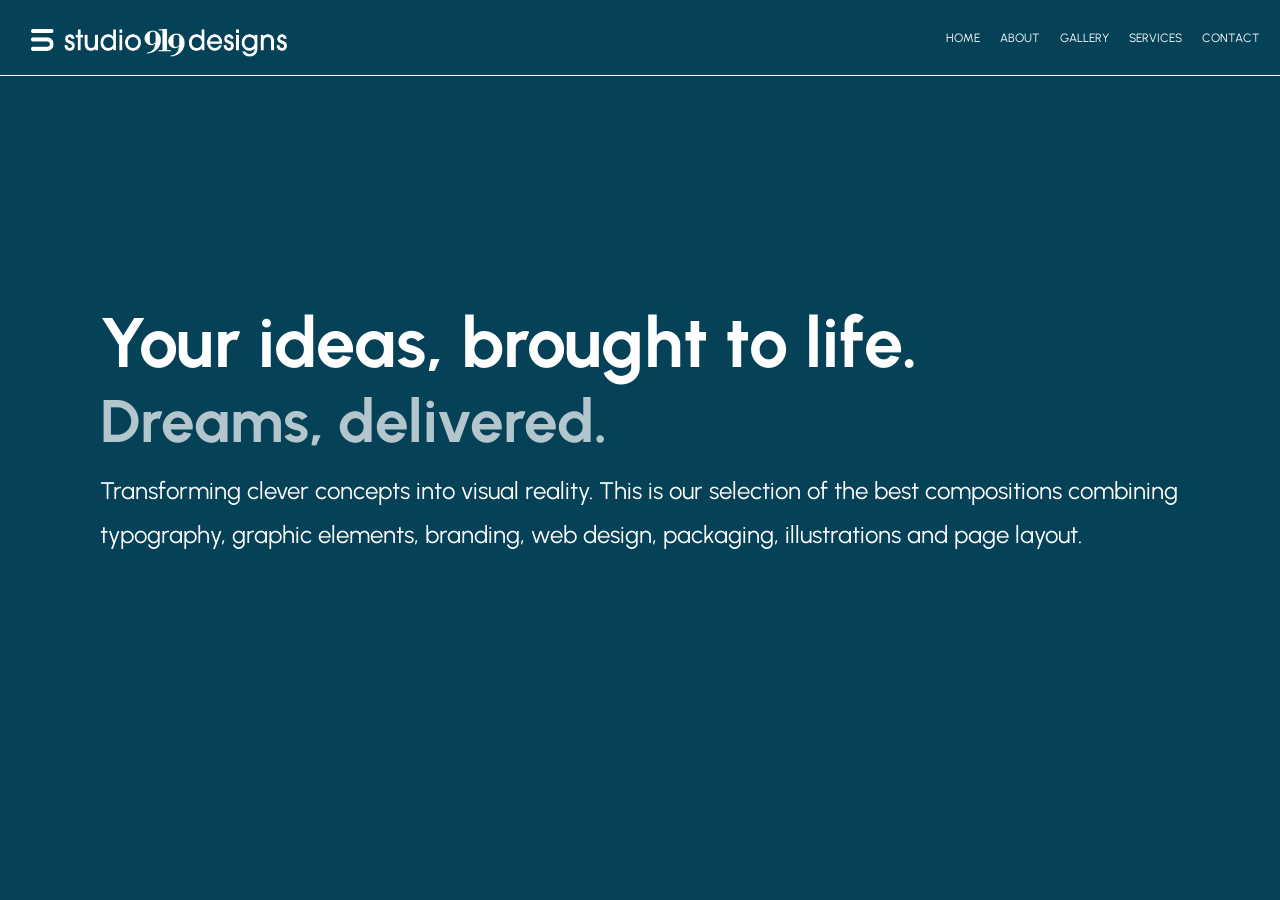
<file: index.html>
<!DOCTYPE html>
<html lang="en">
<head>
  <meta charset="UTF-8">
  <meta name="viewport" content="width=device-width, initial-scale=1.0">
 <title>Home</title>
 <link rel="stylesheet" href="./Assets/styles_main.css">

  <link rel="preconnect" href="https://fonts.googleapis.com">
  <link rel="preconnect" href="https://fonts.gstatic.com" crossorigin>
  <link href="https://fonts.googleapis.com/css2?family=Urbanist:ital,wght@0,100..900;1,100..900&display=swap" rel="stylesheet">

</head>
<body class="home-page">
  <header class="site-header">
    <a class="site-logo" href="./index.html" aria-label="Home">
      <img src="./Assets/s919d_logo.png" alt="Home">
    </a>
    <nav class="site-nav" aria-label="Main navigation">
      <a href="#home">Home</a>
      <a href="./about.html">About</a>
      <a href="./gallery.html">Gallery</a>
      <a href="./services.html">Services</a>
      <a href="./contact.html">Contact</a>
    </nav>
  </header>

  <main id="home">
    <video class="home-video" autoplay muted loop playsinline aria-hidden="true">
      <source src="./Assets/vecteezy_smooth-teal-abstract-background-with-flowing-curves-and-soft_75763249.mp4" type="video/mp4">
    </video>
    <div>
      <h1>Your ideas, brought to life.</h1>
      <h2 class="dreams-delivered">Dreams, delivered.</h2>
      <p>Transforming clever concepts into visual reality. This is our selection of the best compositions combining typography, graphic elements, branding, web design, packaging, illustrations and page layout.</p>
    </div>
  </main>
</body>
</html>
</file>
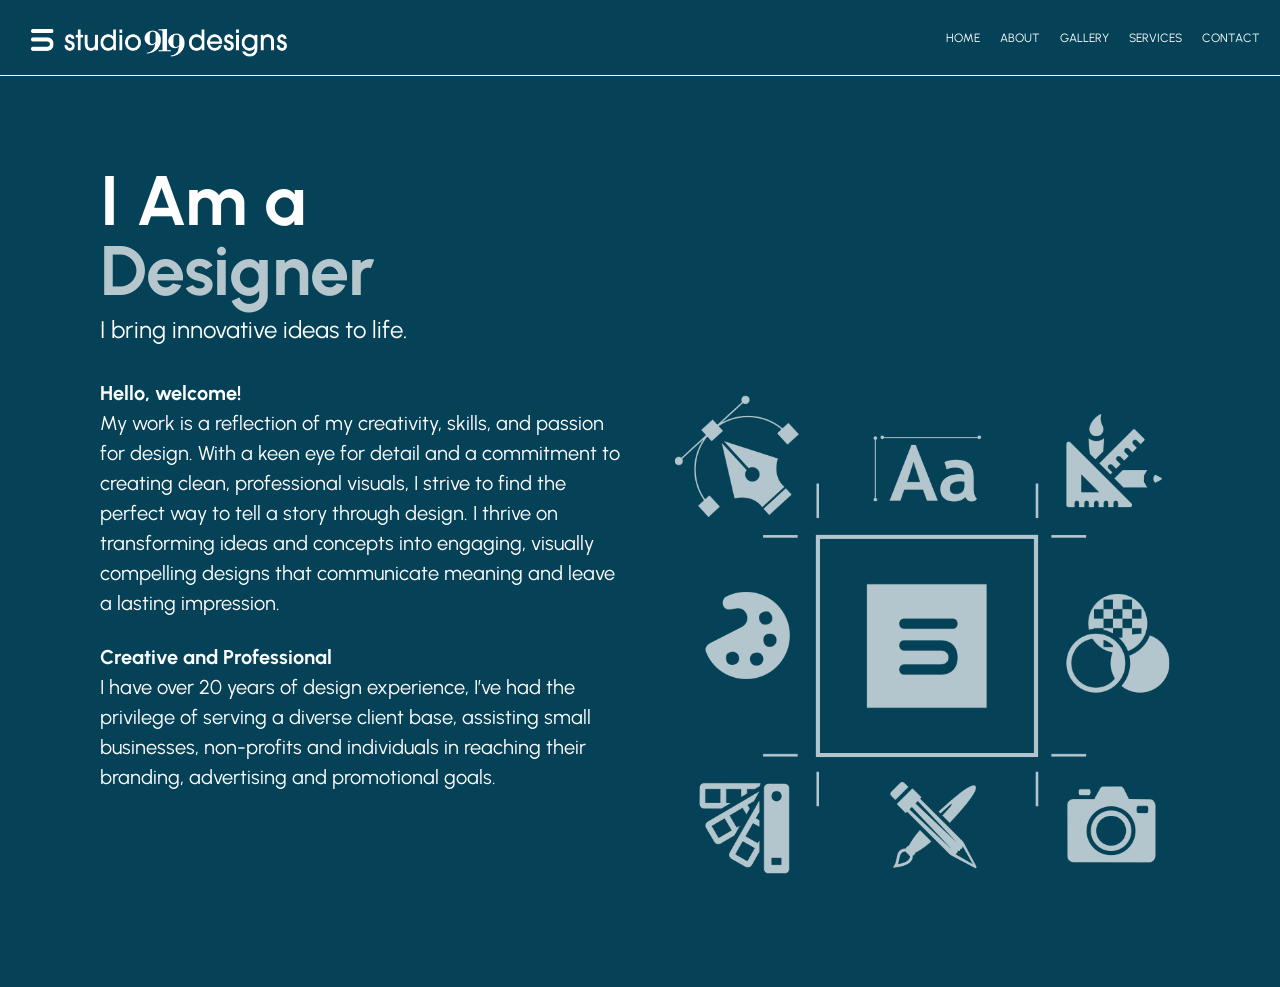
<file: about.html>
<!DOCTYPE html>
<html lang="en">
<head>
  <meta charset="UTF-8" />
  <meta name="viewport" content="width=device-width, initial-scale=1.0" />
  <title>About Us</title>
  <link rel="stylesheet" href="./Assets/styles_main.css">

  <link rel="preconnect" href="https://fonts.googleapis.com">
  <link rel="preconnect" href="https://fonts.gstatic.com" crossorigin>
  <link href="https://fonts.googleapis.com/css2?family=Urbanist:ital,wght@0,100..900;1,100..900&display=swap" rel="stylesheet">

</head>
<body class="about-page">
  <header class="site-header">
    <a class="site-logo" href="./index.html" aria-label="Home">
      <img src="./Assets/s919d_logo.png" alt="Home">
    </a>
    <nav class="site-nav" aria-label="Main navigation">
      <a href="./index.html#home">Home</a>
      <a href="#about">About</a>
      <a href="./gallery.html">Gallery</a>
      <a href="./services.html">Services</a>
      <a href="./contact.html">Contact</a>
    </nav>
  </header>

  <main class="one-column-layout" id="home">
    <section class="home-column" id="about" aria-labelledby="home-title">
      <h1 id="home-title">I Am a<br /><span class="designer-word">Designer</span></h1>
      <h2>I bring innovative ideas to life.</h2>
      <div class="about-content">
        <div class="about-text">
          <p class="about-copy">
            <strong>Hello, welcome!</strong><br>
            My work is a reflection of my creativity, skills, and passion for design.
            With a keen eye for detail and a commitment to creating clean, professional
            visuals, I strive to find the perfect way to tell a story through design.
            I thrive on transforming ideas and concepts into engaging, visually
            compelling designs that communicate meaning and leave a lasting impression.
          </p>
          <p class="about-copy">
            <strong>Creative and Professional</strong><br>
            I have over 20 years of design experience, I’ve had the privilege of serving a
            diverse client base, assisting small businesses, non-profits and individuals in
            reaching their branding, advertising and promotional goals.
          </p>
         
        </div>
        <img class="about-image" src="./Assets/about_graphic_w.png?v=2" alt="About page graphic">
      </div>
    </section>
  </main>
</body>
</html>
</file>
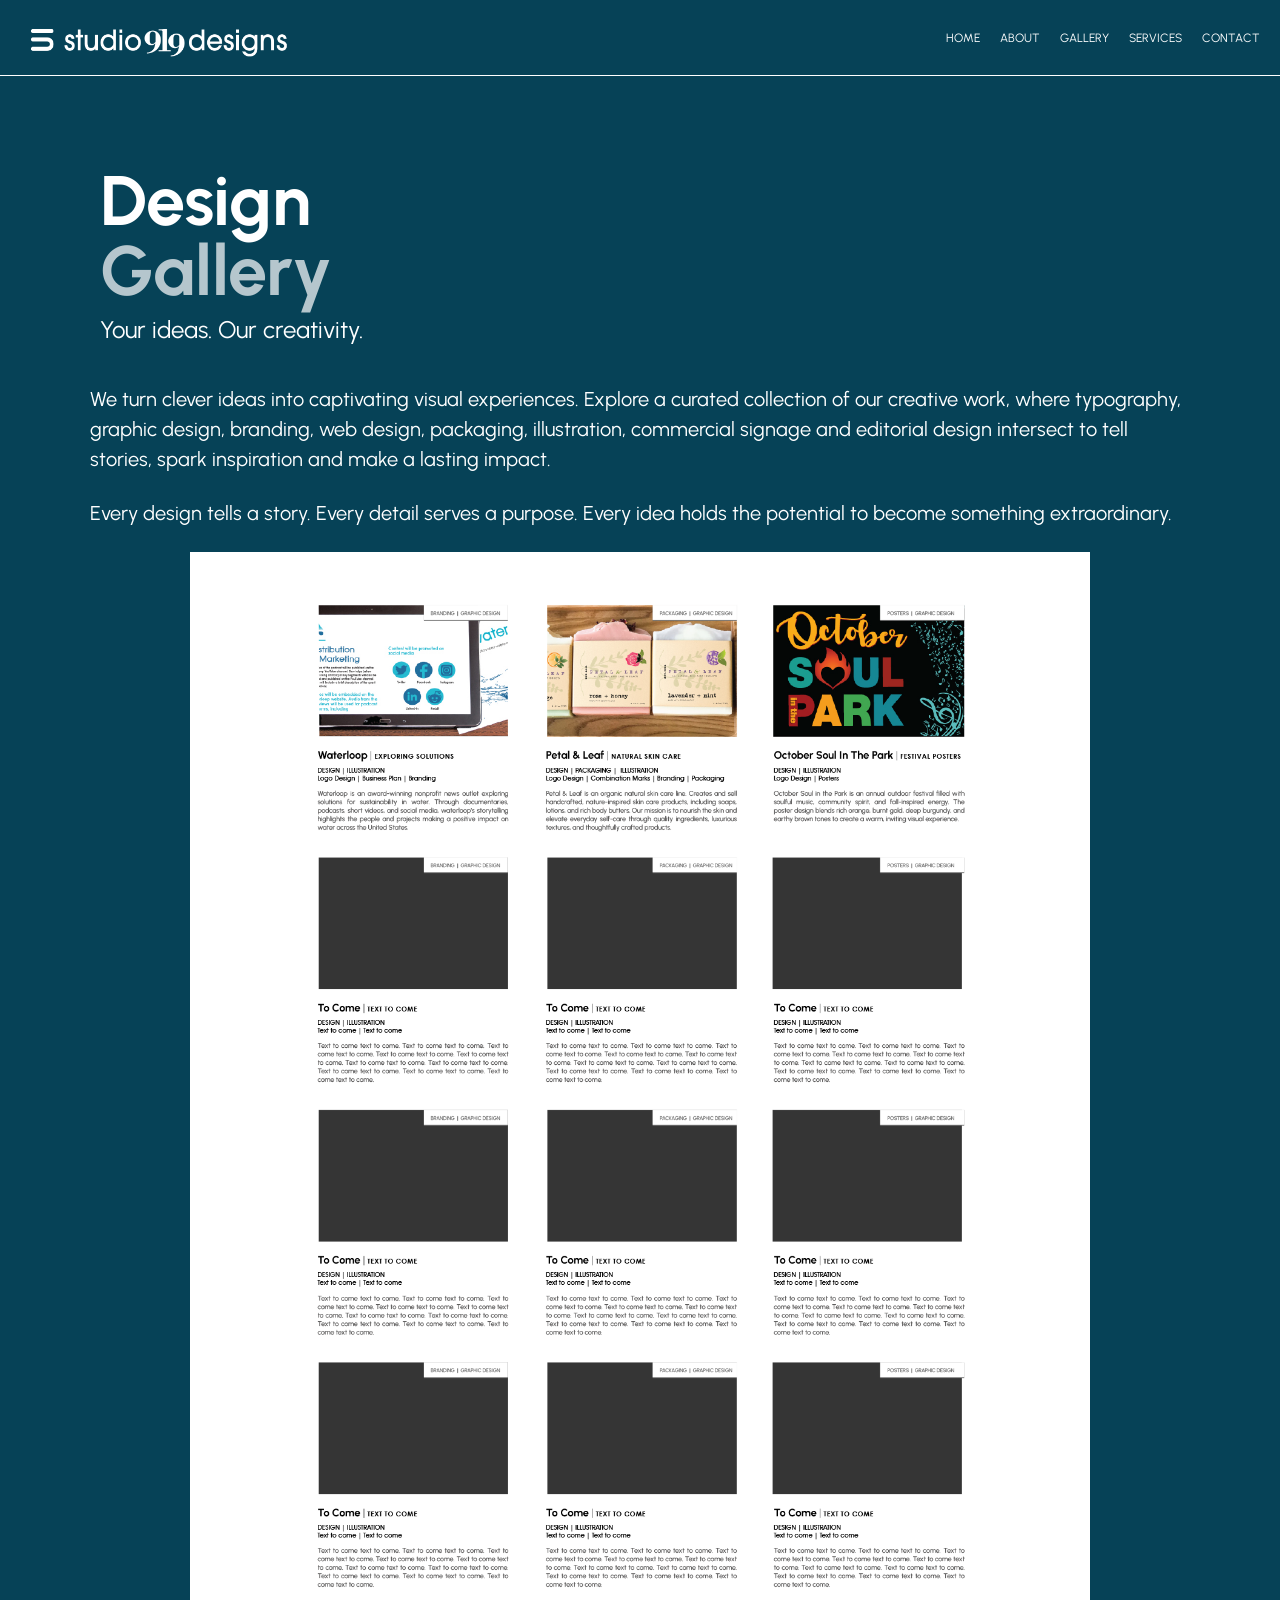
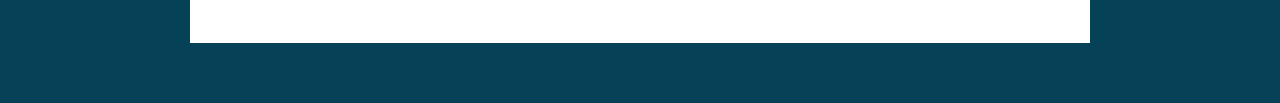
<file: gallery.html>
<!DOCTYPE html>
<html lang="en">
<head>
  <meta charset="UTF-8">
  <meta name="viewport" content="width=device-width, initial-scale=1.0">
  <title>Gallery</title>
  <link rel="stylesheet" href="./Assets/styles_main.css">
  
  <link rel="preconnect" href="https://fonts.googleapis.com">
  <link rel="preconnect" href="https://fonts.gstatic.com" crossorigin>
  <link href="https://fonts.googleapis.com/css2?family=Urbanist:ital,wght@0,100..900;1,100..900&display=swap" rel="stylesheet">
  
</head>
<body class="gallery-page">
  <header class="site-header">
    <a class="site-logo" href="./index.html" aria-label="Home">
      <img src="./Assets/s919d_logo.png" alt="Home">
    </a>
    <nav class="site-nav" aria-label="Main navigation">
      <a href="./index.html">Home</a>
      <a href="./about.html">About</a>
      <a href="./gallery.html">Gallery</a>
      <a href="./services.html">Services</a>
      <a href="./contact.html">Contact</a>
    </nav>
  </header>

  <main class="gallery-layout">
    <section class="home-column" id="home" aria-labelledby="home-title">
      <h1 id="home-title">Design<br /><span class="gallery-word">Gallery</span></h1>
      <h2>Your ideas. Our creativity.</h2>
    </section>
    <section class="gallery-column" id="gallery" aria-label="Gallery">
      <p class="gallery-copy">
        We turn clever ideas into captivating visual experiences. Explore a curated collection 
        of our creative work, where typography, graphic design, branding, web design, packaging, 
        illustration, commercial signage and editorial design intersect to tell stories, spark 
        inspiration and make a lasting impact.
      </p>
      <p class="gallery-copy">
        Every design tells a story. Every detail serves a purpose. Every idea holds the potential 
        to become something extraordinary.
      </p>
      <img class="gallery-image" src="./Assets/gallery_mock-up.png?v=2" alt="Gallery design mock-up">
    </section>
  </main>
</body>
</html>
</file>
<file: Assets/styles_main.css>
.home-page,
.about-page,
.gallery-page,
.services-page,
.contact-page {
  margin: 0;
  font-family: 'Urbanist', sans-serif;
  background-color: #064257;
}

.site-header {
  display: flex;
  width: 100%;
  min-height: 76px;
  padding: 0 20px;
  align-items: center;
  justify-content: space-between;
  text-align: right;
  border-bottom: 1px solid white;
  box-sizing: border-box;
}

.site-logo {
  display: block;
  flex: 0 0 auto;
}

.site-logo img {
  display: block;
  width: 280px;
  height: auto;
}

.site-nav {
  display: flex;
  margin-left: 20px;
  justify-content: flex-end;
  gap: 20px;
  font-family: 'Urbanist', sans-serif;
  line-height: 1;
}

.site-nav a {
  color: white;
  font-size: 12px;
  font-weight: 400;
  text-transform: uppercase;
  text-decoration: none;
}

.site-nav a:hover {
  text-decoration: underline;
}

@media (max-width: 600px) {
  .site-nav {
    flex-wrap: wrap;
  }
}

.home-page {
  color: white;
}

.home-page main {
  position: relative;
  isolation: isolate;
  overflow: hidden;
  display: flex;
  align-items: center;
  justify-content: flex-start;
  min-height: calc(100vh - 76px);
  padding: 0 100px 120px;
  box-sizing: border-box;
}

.home-page .home-video {
  position: absolute;
  inset: 0;
  z-index: -2;
  width: 100%;
  height: 100%;
  object-fit: cover;
}

.home-page main::before {
  content: "";
  position: absolute;
  inset: 0;
  z-index: -1;
  background: rgba(6, 66, 87, 0.45);
}

.home-page main > div {
  position: relative;
}

.home-page main h1,
.home-page main h2 {
  margin: 0;
  font-weight: bold;
  text-align: left;
}

.home-page main h1 {
  font-size: 70px;
}

.home-page main h2 {
  font-size: 60px;
}

.home-page .dreams-delivered {
  opacity: 0.7;
}

.home-page main p {
  max-width: 1500px;
  margin: 12px 0 0;
  font-size: 24px;
  line-height: 1.8;
  text-transform: none;
}

.about-page,
.gallery-page {
  color: white;
  line-height: 2;
}

.about-page .one-column-layout {
  width: min(1100px, 90%);
  margin: 60px auto;
}

.about-page .home-column,
.gallery-page .home-column {
  min-width: 0;
  padding: 30px 10px;
  box-sizing: border-box;
  display: flex;
  flex-direction: column;
}

.about-page .about-content {
  display: grid;
  grid-template-columns: repeat(2, minmax(0, 1fr));
  align-items: start;
  gap: 40px;
  margin-top: 24px;
}

.about-page h1,
.about-page h2,
.about-page h3,
.gallery-page h1,
.gallery-page h2,
.gallery-page h3 {
  display: block;
}

.about-page h1,
.gallery-page h1 {
  max-width: none;
  margin: 0;
  font-size: clamp(2.5rem, 6vw, 70px);
  line-height: 1;
  white-space: nowrap;
}

.about-page .designer-word,
.gallery-page .gallery-word {
  opacity: 0.7;
}

.about-page h2,
.gallery-page h2 {
  margin: 0;
  font-size: 24px;
  font-weight: normal;
}

.about-page .about-copy,
.gallery-page .gallery-copy {
  margin: 0 0 24px;
  font-family: 'Urbanist', sans-serif;
  font-size: 20px;
  line-height: 1.5;
}

.about-page .about-image {
  display: block;
  width: 100%;
  height: auto;
}

.gallery-page .gallery-layout {
  width: min(1100px, 90%);
  margin: 60px auto;
}

.gallery-page .gallery-image {
  display: block;
  width: min(100%, 900px);
  height: auto;
  margin: 24px auto 0;
}

.services-page,
.contact-page {
  min-height: 100vh;
}

@media (max-width: 640px) {
  .about-page .one-column-layout,
  .gallery-page .gallery-layout {
    margin: 30px auto;
  }

  .about-page .home-column,
  .gallery-page .home-column {
    padding: 20px 0;
  }

  .about-page .about-content {
    grid-template-columns: 1fr;
    gap: 12px;
  }
}

@media (max-width: 600px) {
  .home-page main {
    padding-right: 24px;
    padding-left: 24px;
  }
}
</file>
